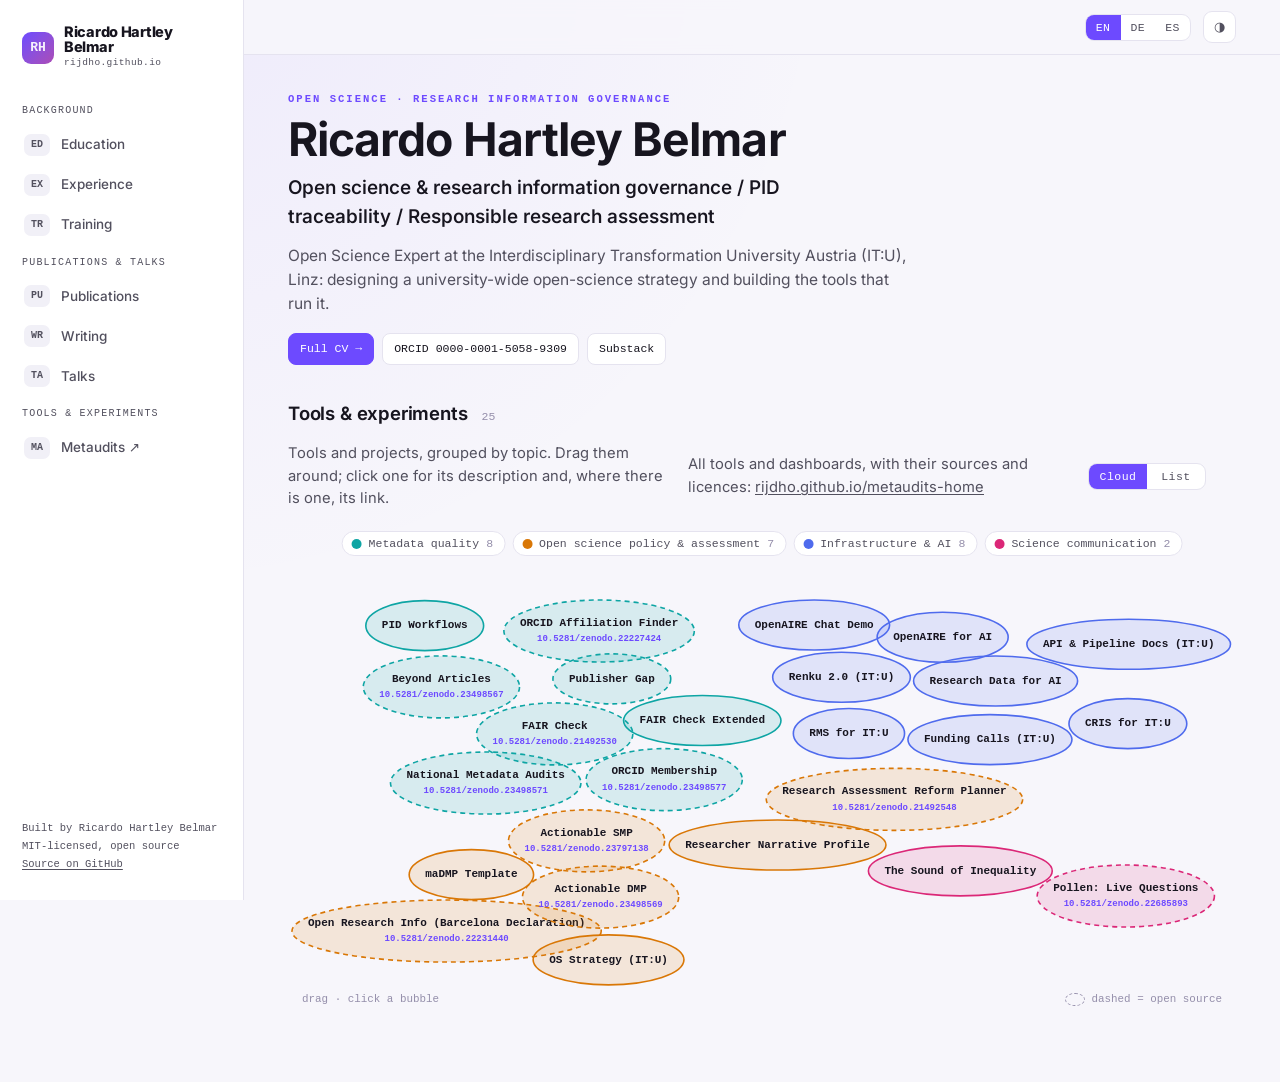
<file: index.html>
<!doctype html>
<meta charset="utf-8">
<!-- Content-Security-Policy: the page loads only its own files. style-src-attr allows inline
style attributes, which the page writes as it renders (topic colours, the cloud legend);
removing it would mean one class per colour. Clickjacking stays uncovered: frame-ancestors
works only as a response header, and GitHub Pages sends none. -->
<meta http-equiv="Content-Security-Policy" content="default-src 'none'; script-src 'self'; style-src 'self'; style-src-attr 'unsafe-inline'; font-src 'self'; img-src 'self' data:; connect-src 'self'; object-src 'none'; base-uri 'none'; form-action 'none'">
<meta name="referrer" content="strict-origin-when-cross-origin">
<title>Ricardo Hartley Belmar</title>
<!-- social:start -->
<!-- Generated by build_cv.py from data/cv.json. Do not edit by hand. -->
<meta name="description" content="Open Science Expert at the Interdisciplinary Transformation University Austria (IT:U), Linz: designing a university-wide open-science strategy and building the tools that run it.">
<meta property="og:type" content="website">
<meta property="og:site_name" content="Ricardo Hartley Belmar">
<meta property="og:title" content="Ricardo Hartley Belmar">
<meta property="og:description" content="Open Science Expert at the Interdisciplinary Transformation University Austria (IT:U), Linz: designing a university-wide open-science strategy and building the tools that run it.">
<meta property="og:url" content="https://rijdho.github.io/">
<meta property="og:image" content="https://rijdho.github.io/docs/hub-cloud.png">
<meta property="og:image:width" content="1736">
<meta property="og:image:height" content="1000">
<meta property="og:image:alt" content="The tool cloud on the hub: ovals grouped into four colour-coded topics, one per tool.">
<meta name="twitter:card" content="summary_large_image">
<!-- social:end -->
<!-- The family shell (a synced copy of the house style: scripts/sync-house.mjs), then this page's own styles. -->
<link rel="stylesheet" href="./house/house.css?v=1">
<link rel="stylesheet" href="./hub.css?v=6">

<div class="app" id="app">
  <aside class="rail">
    <div class="brand-mark">
      <a class="brand-glyph" href="./" style="--glyph:'RH'" tabindex="-1" aria-hidden="true"></a>
      <div>
        <p class="brand-name"><a href="./" data-p="name">Ricardo Hartley Belmar</a></p>
        <a class="brand-sub" href="https://rijdho.github.io">rijdho.github.io</a>
      </div>
    </div>
    <!-- Built by renderNav() from TAB_GROUPS, then the tools: one entry per section. -->
    <nav id="railnav" aria-label="Sections"></nav>
    <!-- The credits stand here only (house-style README, "The house credits"). -->
    <div class="rail-foot">
      <span data-t="by"></span> <span data-p="name"></span><br>
      <span data-t="lic"></span><br>
      <a href="https://github.com/rijdho/rijdho.github.io" data-t="src"></a>
    </div>
  </aside>
  <button class="rail-backdrop" id="rail_backdrop" aria-label="Close menu" tabindex="-1"></button>

  <div class="main-col">
    <header class="cmdbar">
      <button class="menu-btn" id="menu" aria-label="Menu"><svg viewBox="0 0 24 24" stroke-linecap="round" aria-hidden="true"><path d="M3 6h18M3 12h18M3 18h18"/></svg></button>
      <!-- No title here: the section names itself in its own heading, right below. -->
      <span class="cmd-spacer"></span>
      <div class="seg" role="group" aria-label="Language">
        <button data-lang="en" aria-pressed="true">EN</button>
        <button data-lang="de" aria-pressed="false">DE</button>
        <button data-lang="es" aria-pressed="false">ES</button>
      </div>
      <button class="icbtn" id="theme" aria-label="Toggle theme">◑</button>
    </header>

    <main class="content"><div class="content-inner">
      <!-- The hero is the landing: it shows only while no section is chosen (no hash); the
           brand block in the rail leads back to it. -->
  <section class="hero" id="hero">
    <div class="eyebrow" data-p="kicker"></div>
    <!-- the name stays literal as well as data-p: it is the one line worth having in the
         raw HTML for anything that does not run the fetch. render() overwrites it. -->
    <h1 data-p="name">Ricardo Hartley Belmar</h1>
    <p class="tag" data-p="tagline"></p>
    <p class="sum" data-p="headline"></p>
    <div class="hlinks">
      <a class="chip primary" href="./cv.html" data-t="cv"></a>
      <!-- href and id are filled from cv.json by render(); the literals are the fallback
           for anything that reads the HTML without running the fetch. -->
      <a class="chip" id="orcid_chip" href="https://orcid.org/0000-0001-5058-9309">ORCID 0000-0001-5058-9309</a>
      <a class="chip" id="substack_chip" href="https://rijdho.substack.com">Substack</a>
    </div>
  </section>


      <section id="view_list">
        <div class="shead"><h2 id="view_h"></h2><span class="count" id="view_c"></span></div>
        <div class="tabpanel" id="tabpanel_main" tabindex="0"></div>
      </section>

  <section id="view_tools" hidden>
    <div class="shead">
      <h2 data-t="apps_h"></h2><span class="count" id="apps_c"></span>
    </div>
    <div class="subrow">
      <p class="lead" data-t="apps_lead"></p>
      <p class="lead tools-index"><span data-p="toolsIndexLabel"></span> <a id="tools_index" href="https://rijdho.github.io/metaudits-home/">rijdho.github.io/metaudits-home</a></p>
      <div class="seg viewseg" role="group" aria-label="View">
        <button data-view="cloud" data-t="cloud" aria-pressed="true"></button>
        <button data-view="list" data-t="list" aria-pressed="false"></button>
      </div>
    </div>
    <div class="stage" id="stage">
      <canvas id="cloud" aria-label="Interactive cloud of tools grouped by topic"></canvas>
      <div class="legend" id="legend"></div>
      <div class="hint" data-t="hint"></div>
      <div class="omark" data-t="openmark"></div>
      <div class="tip" id="tip"></div>
      <aside class="panel" id="panel" aria-live="polite"></aside>
    </div>
    <div class="listwrap" id="listwrap"></div>
  </section>


    </div></main>

  </div>
</div>

<script src="./hub.js?v=19"></script>
</file>
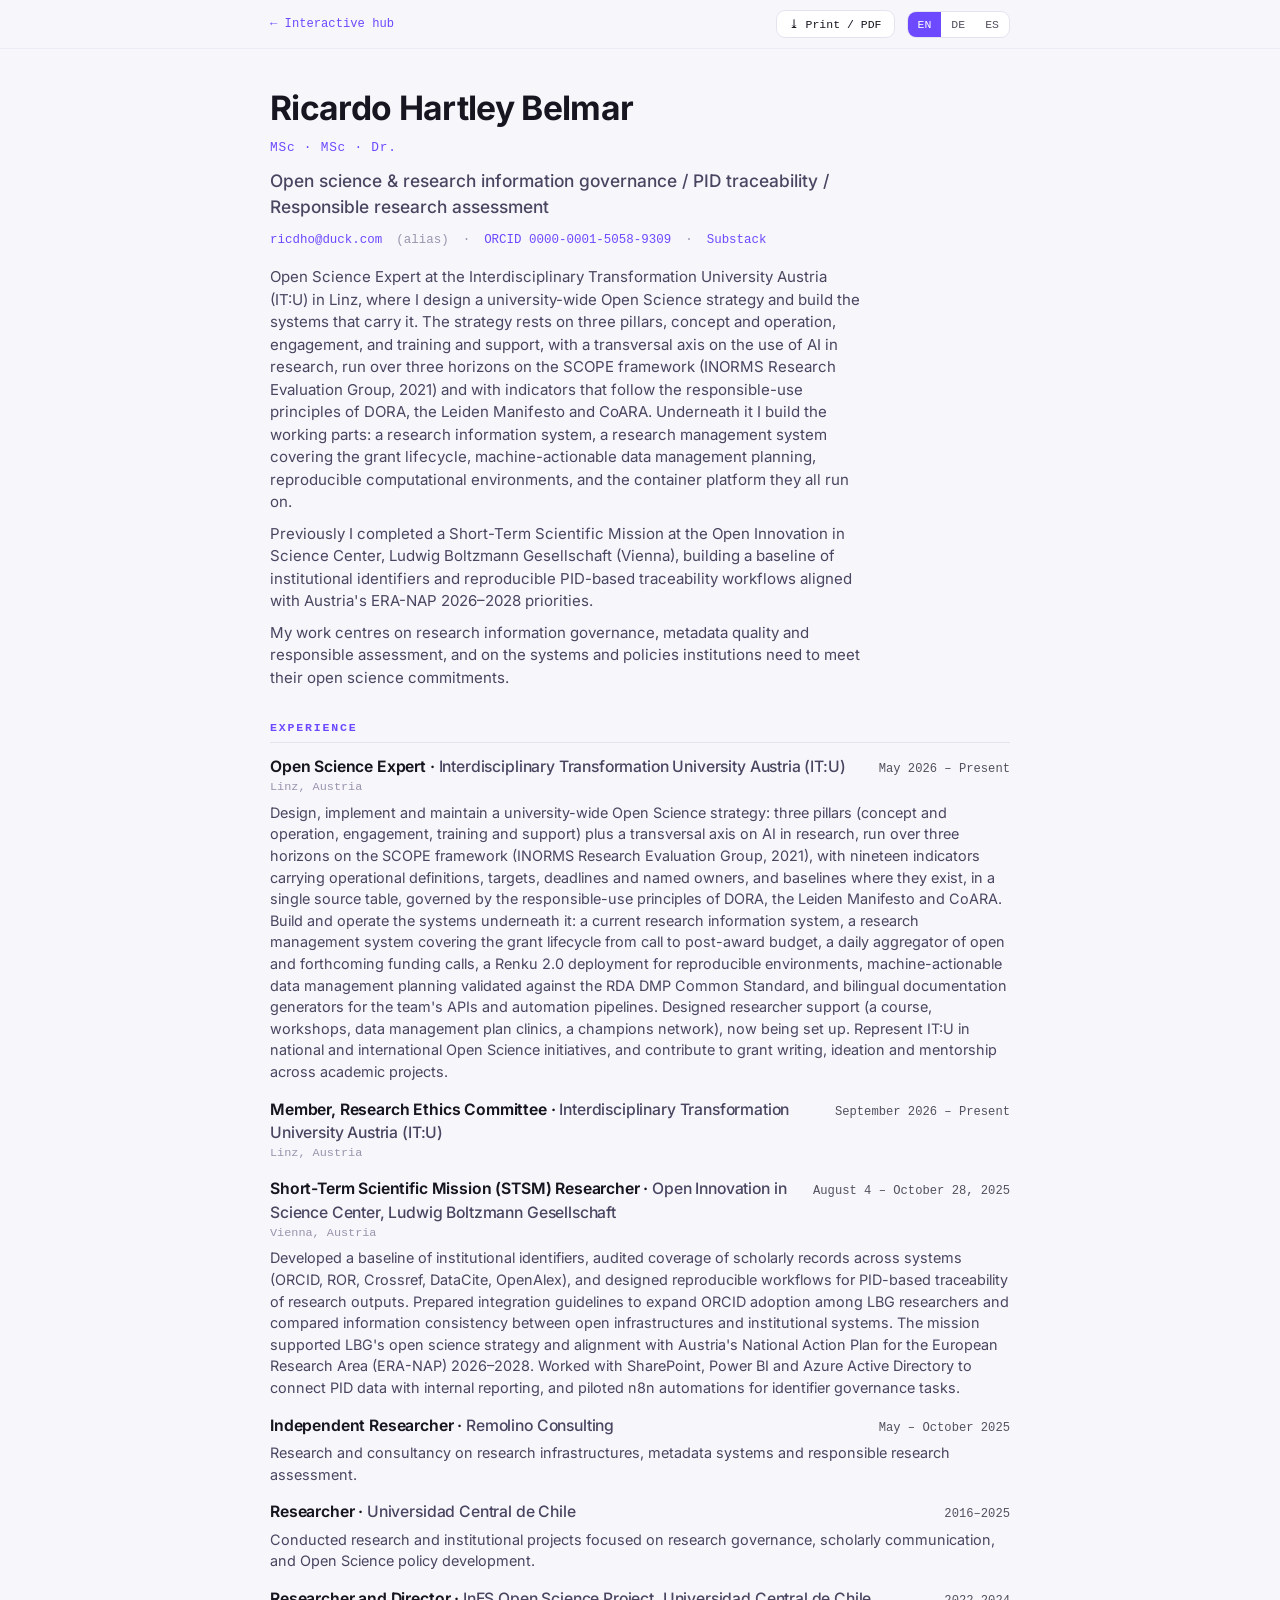
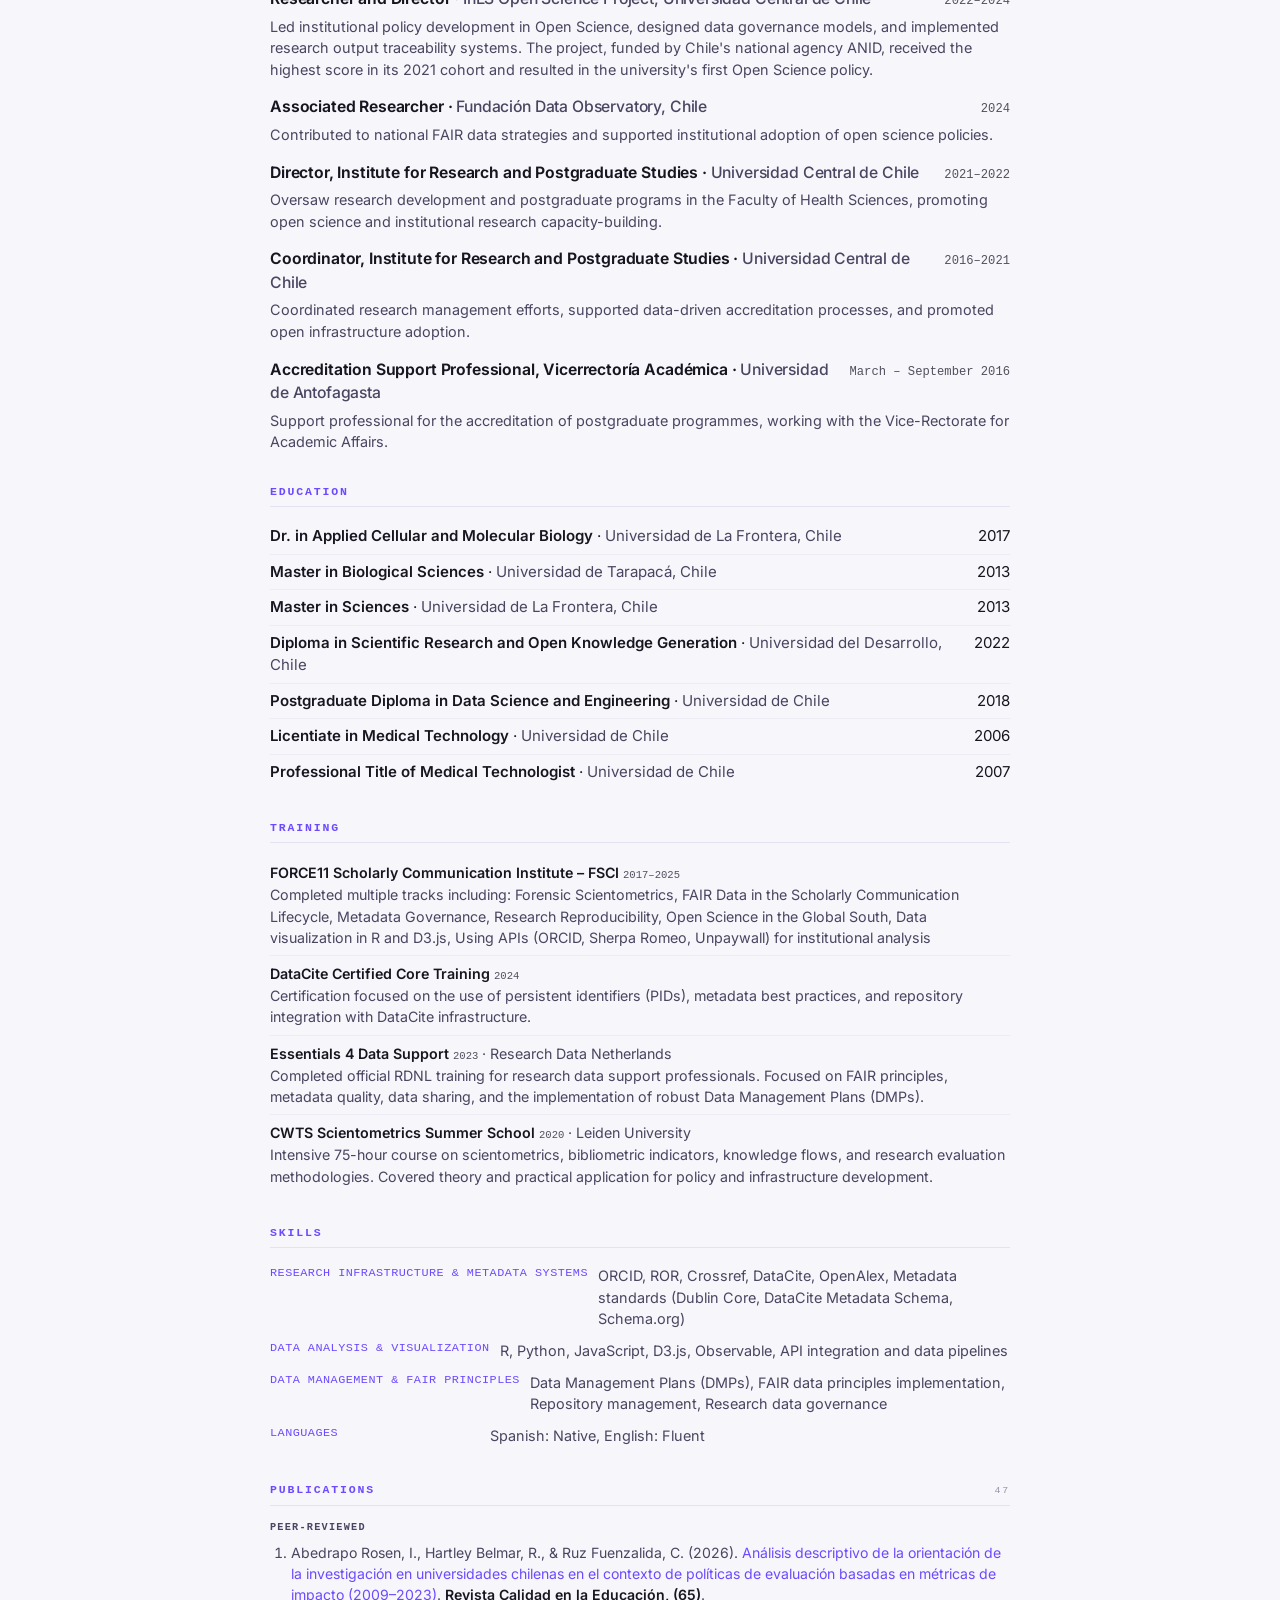
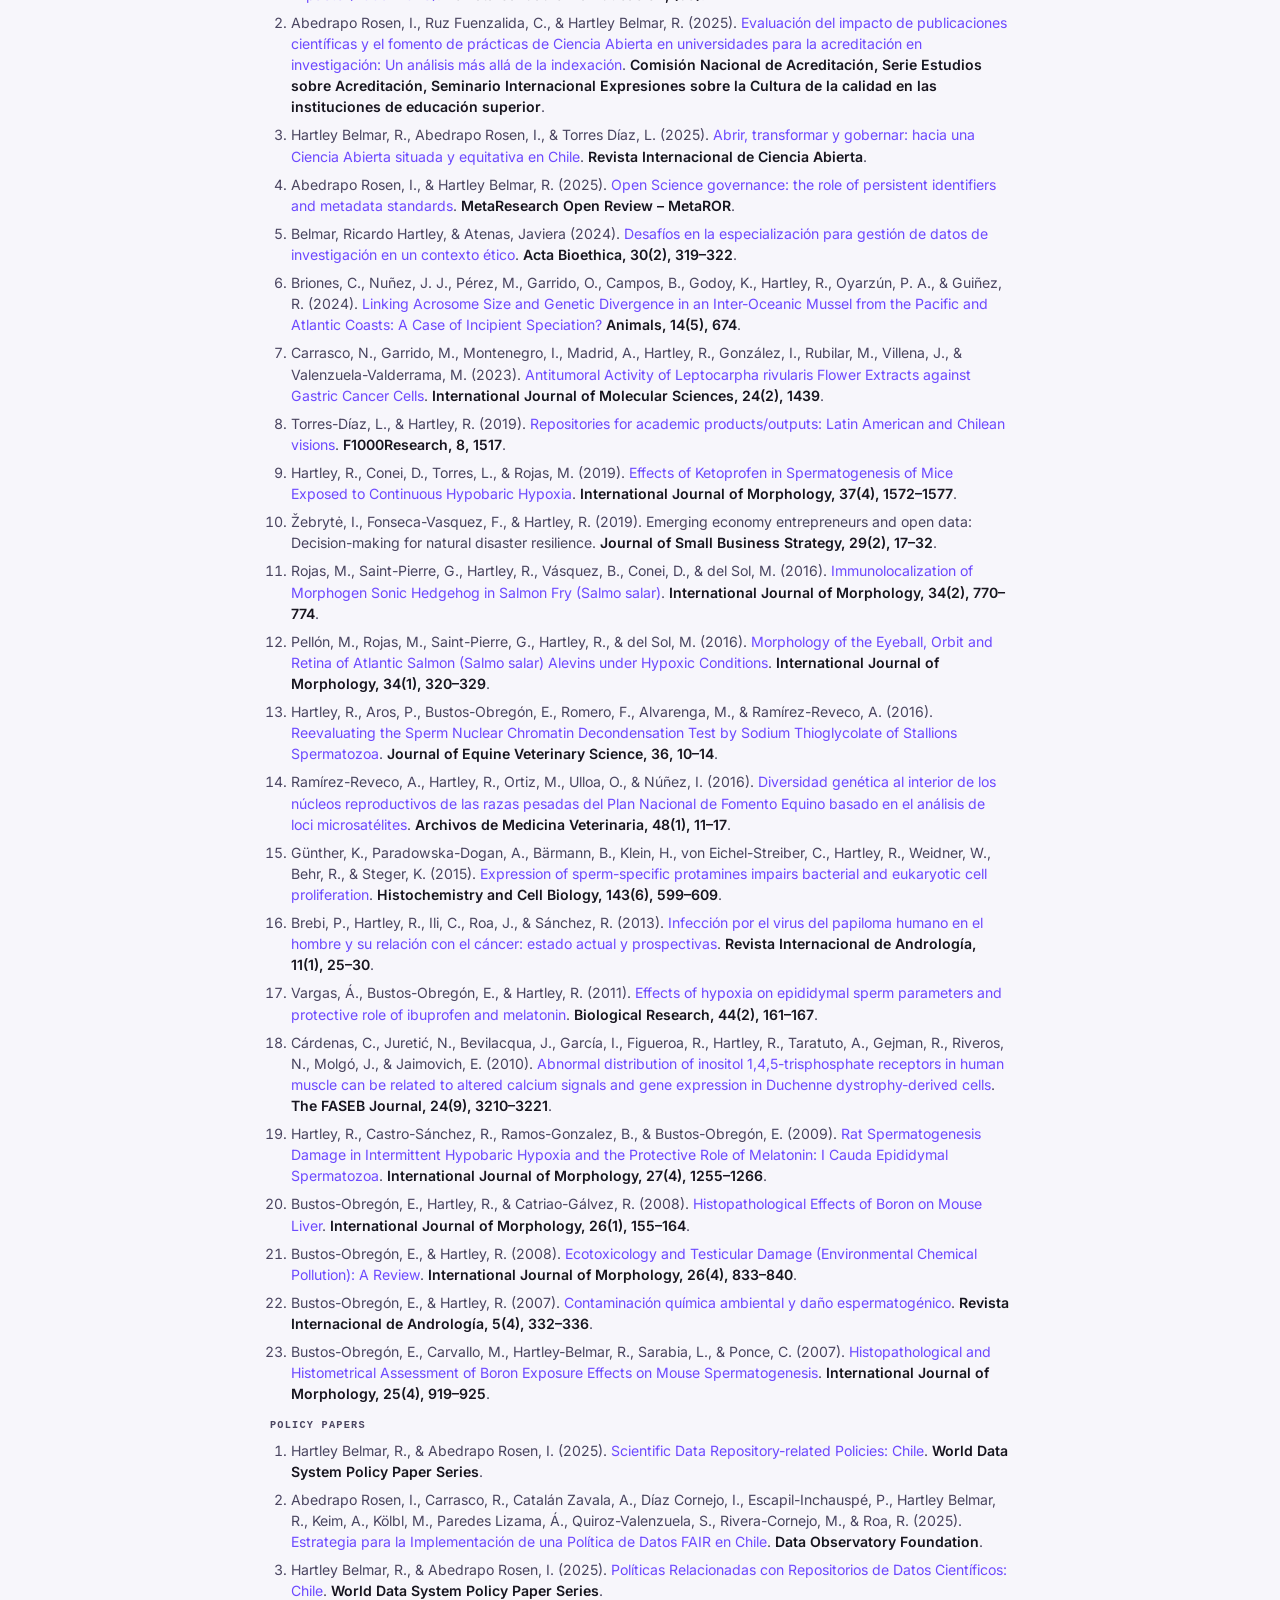
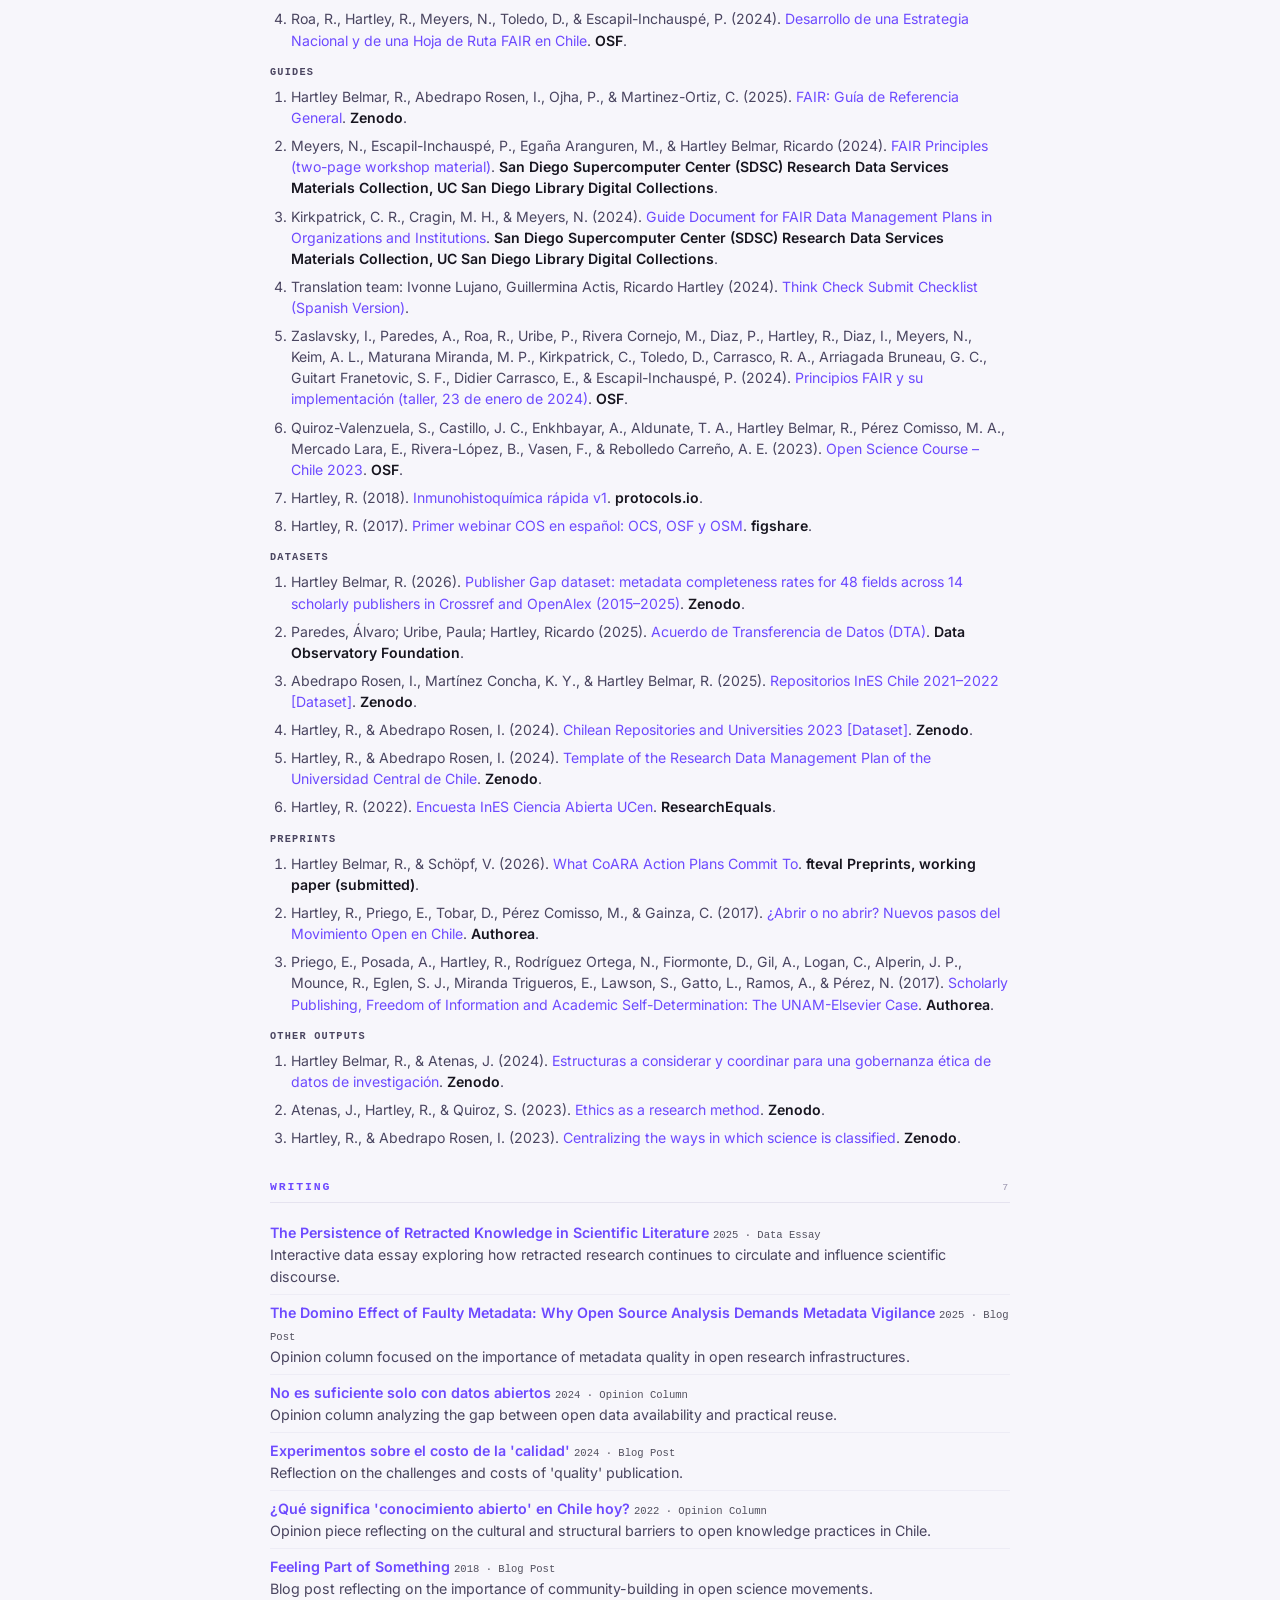
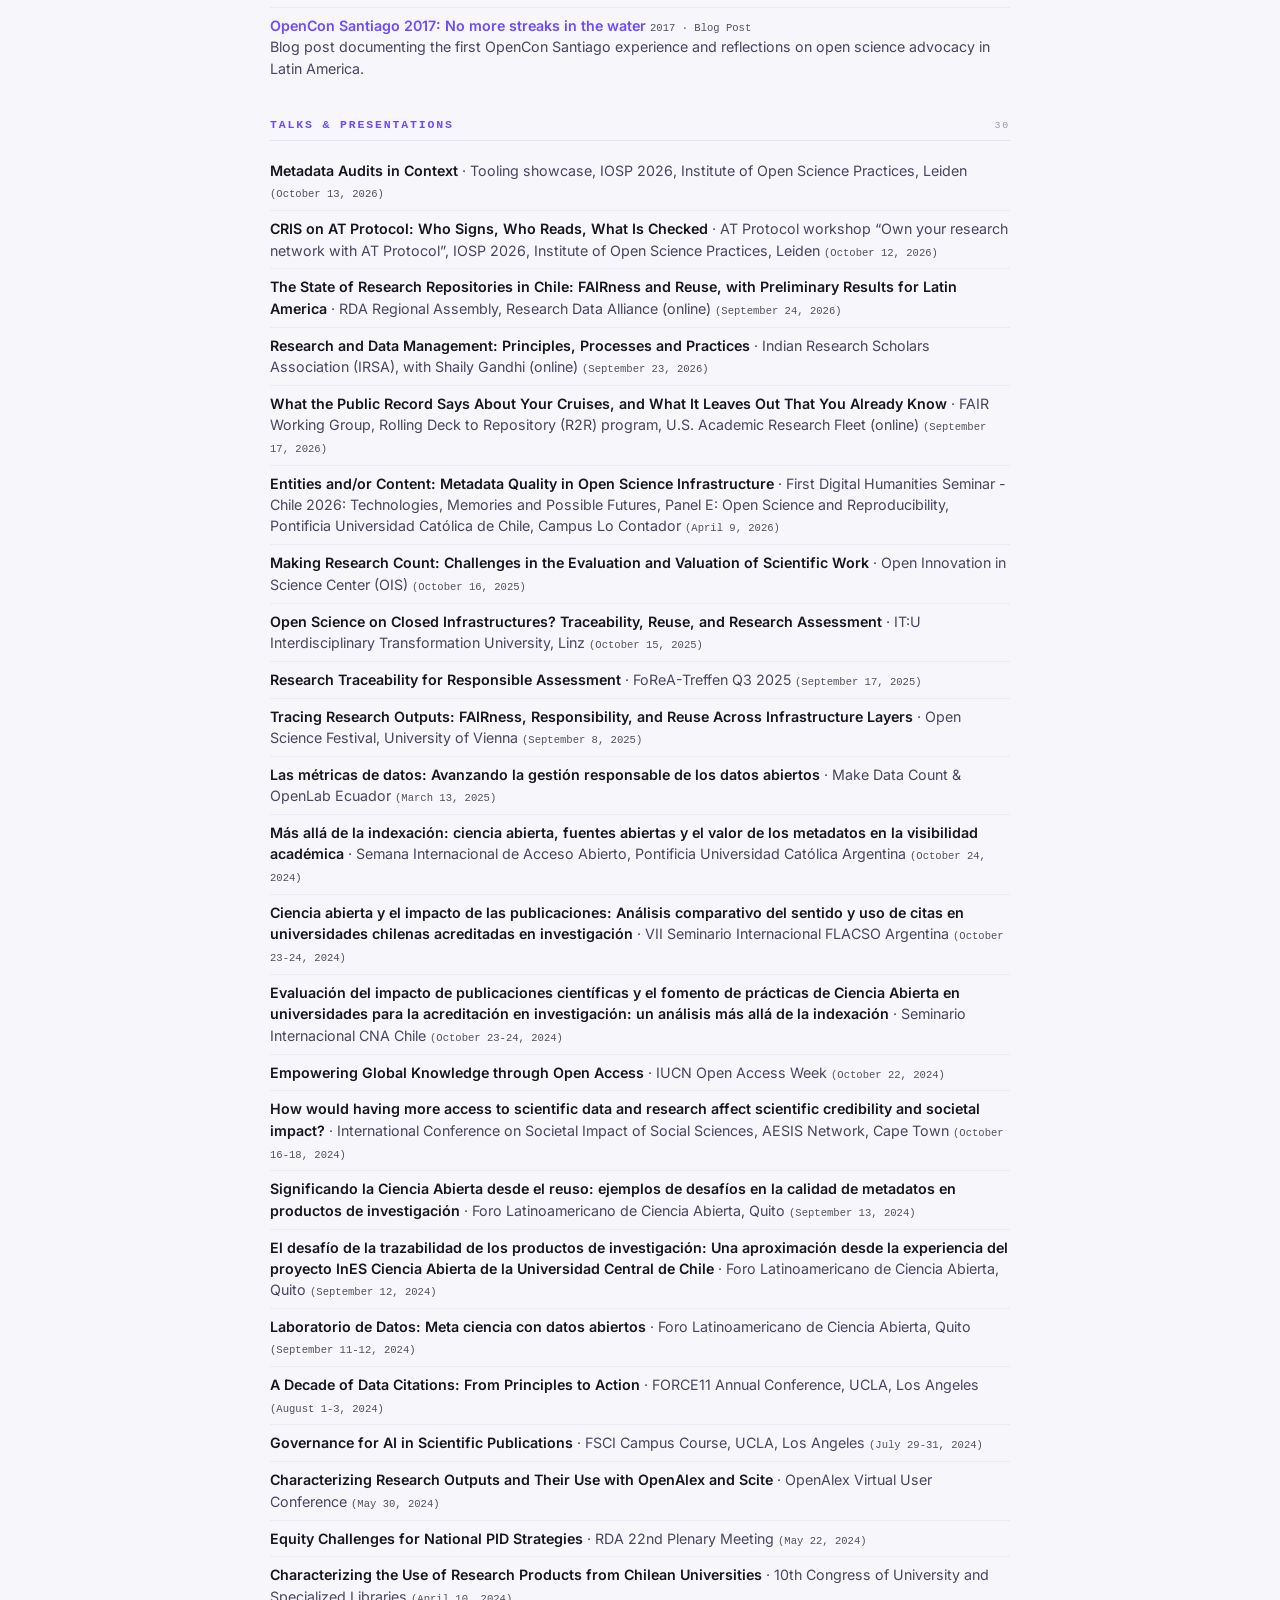
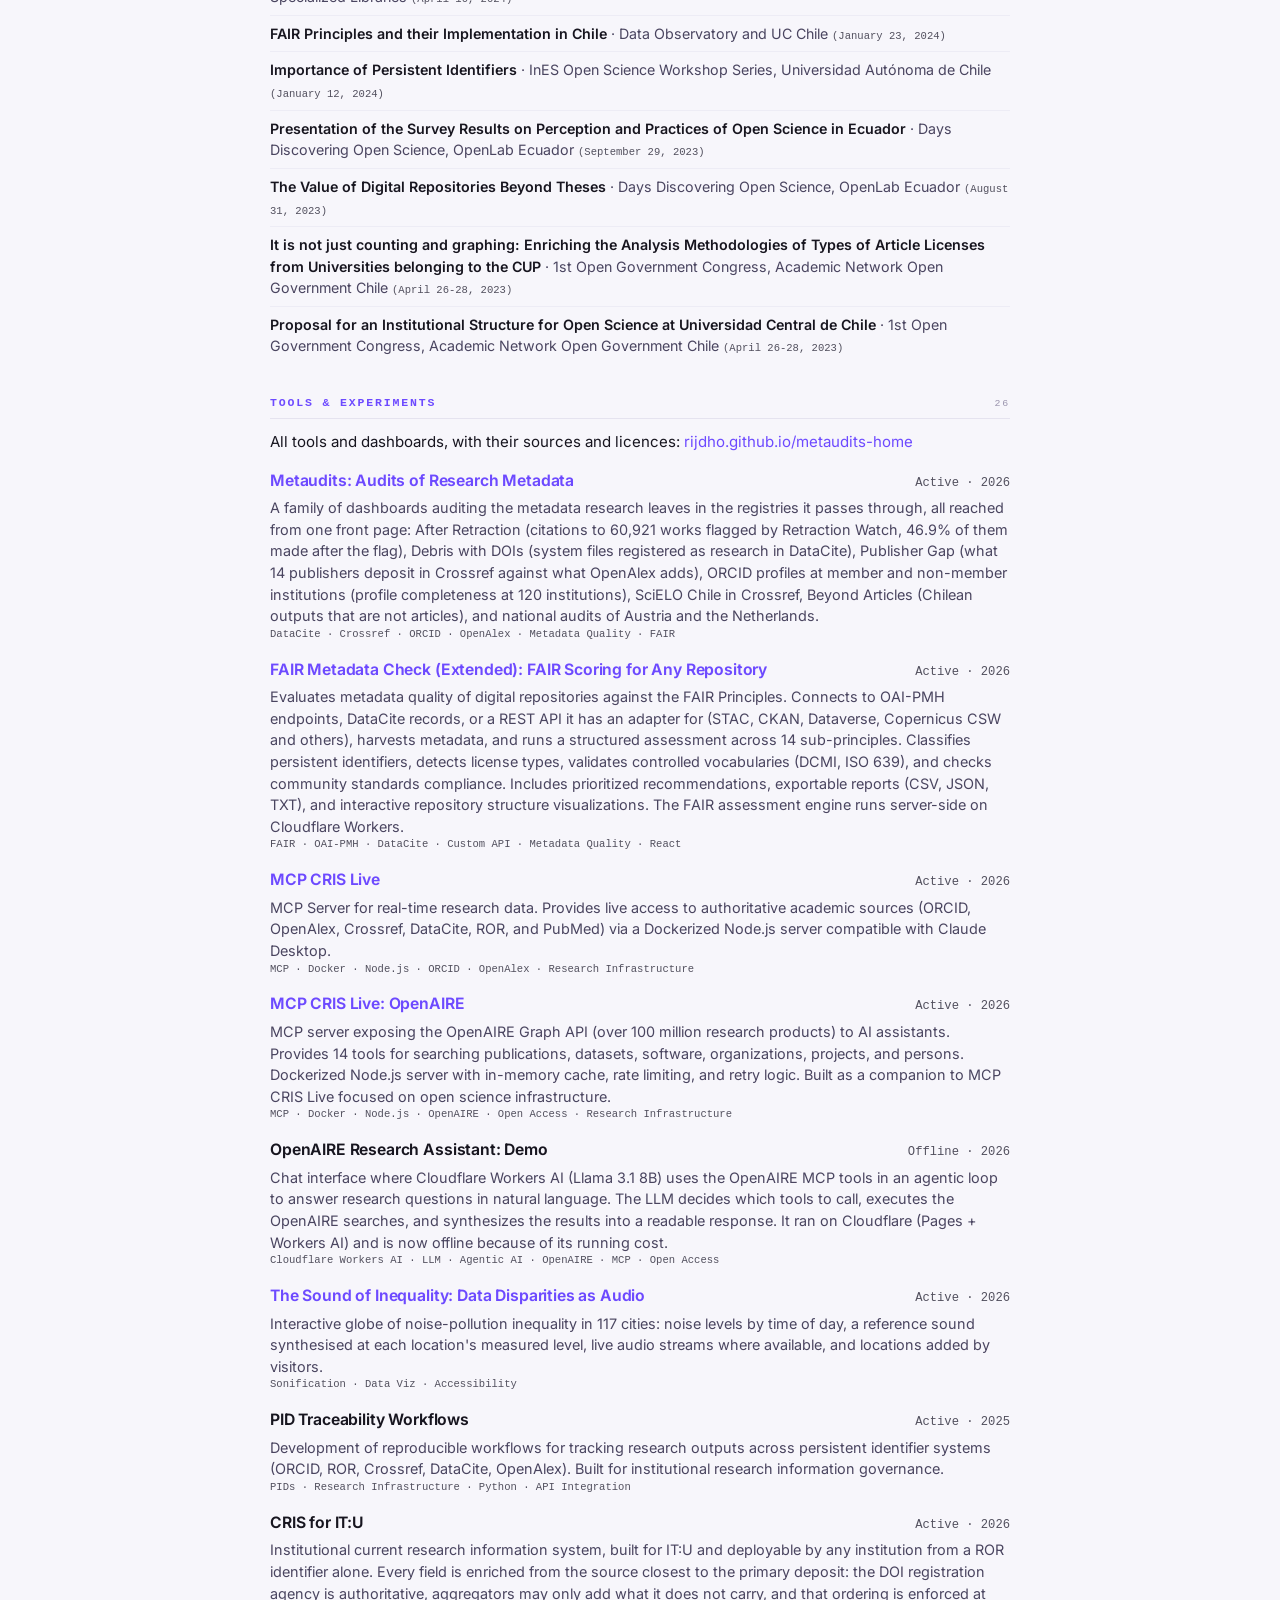
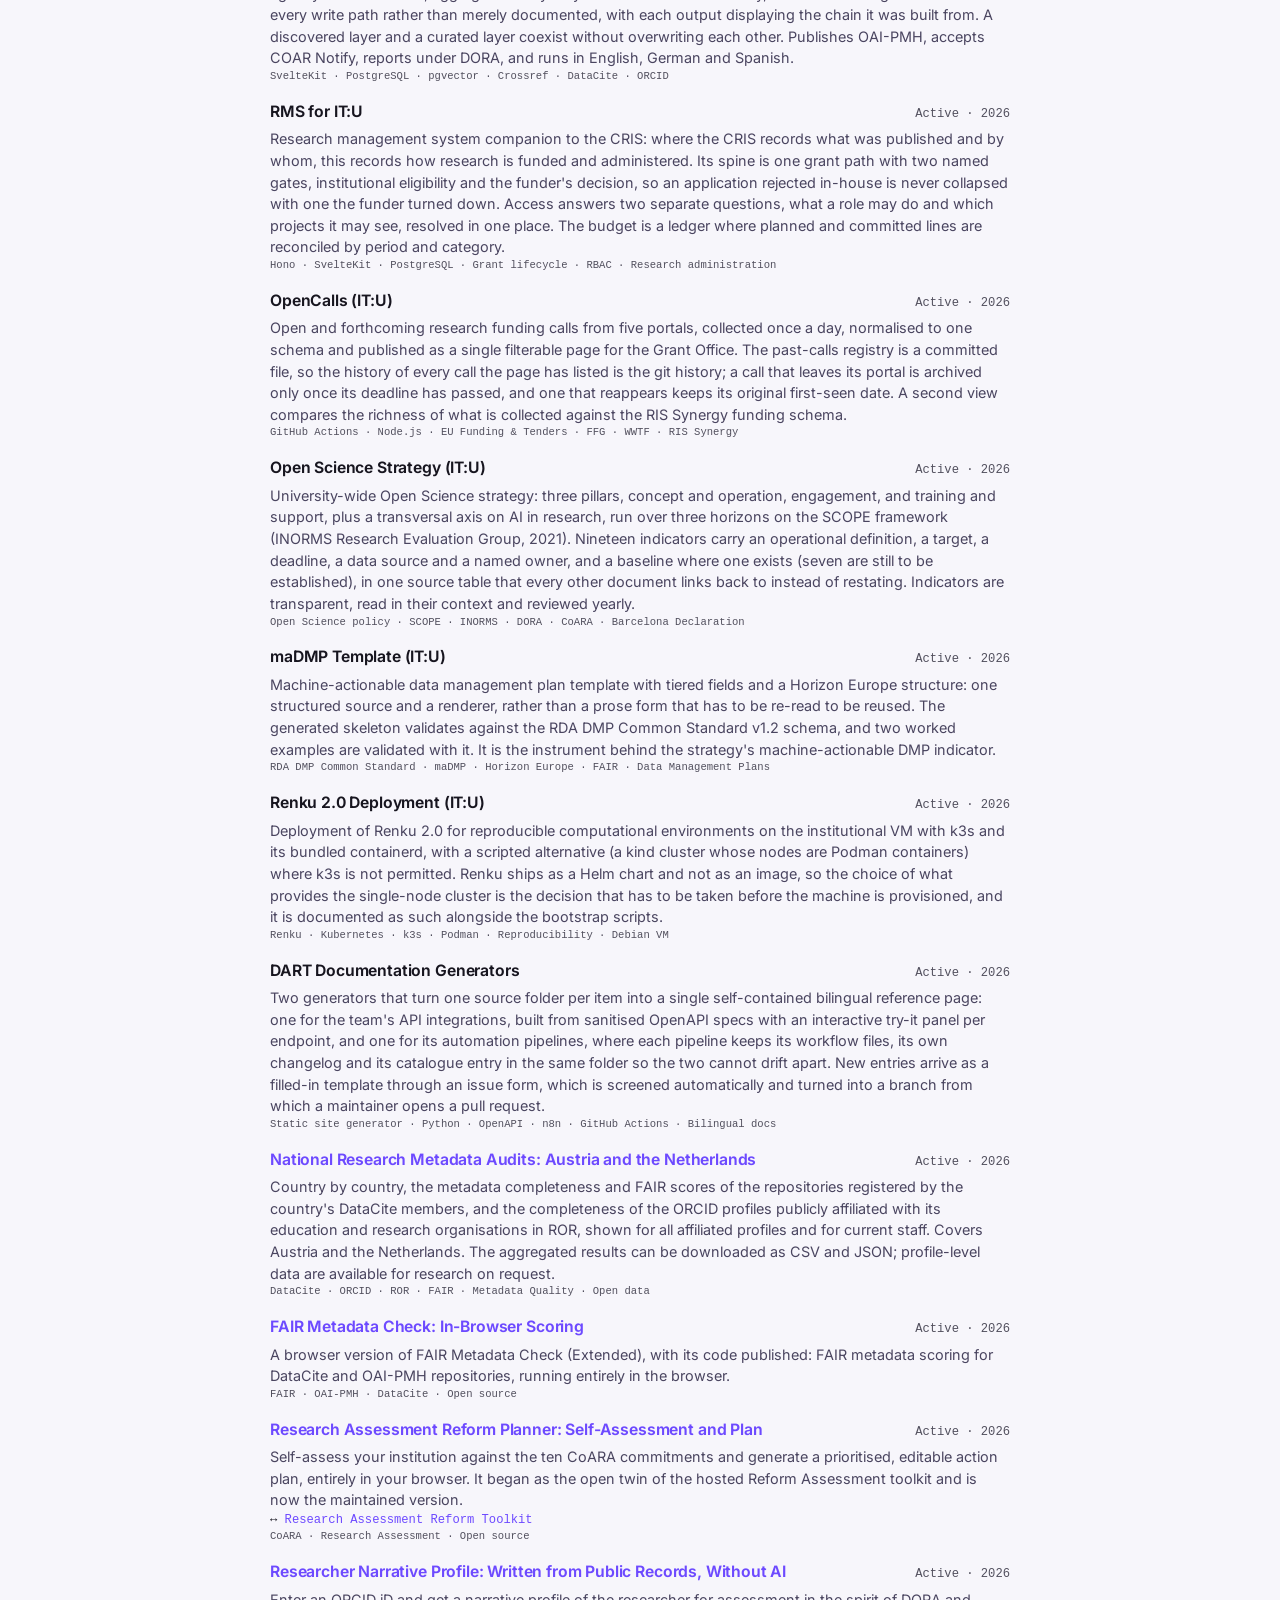
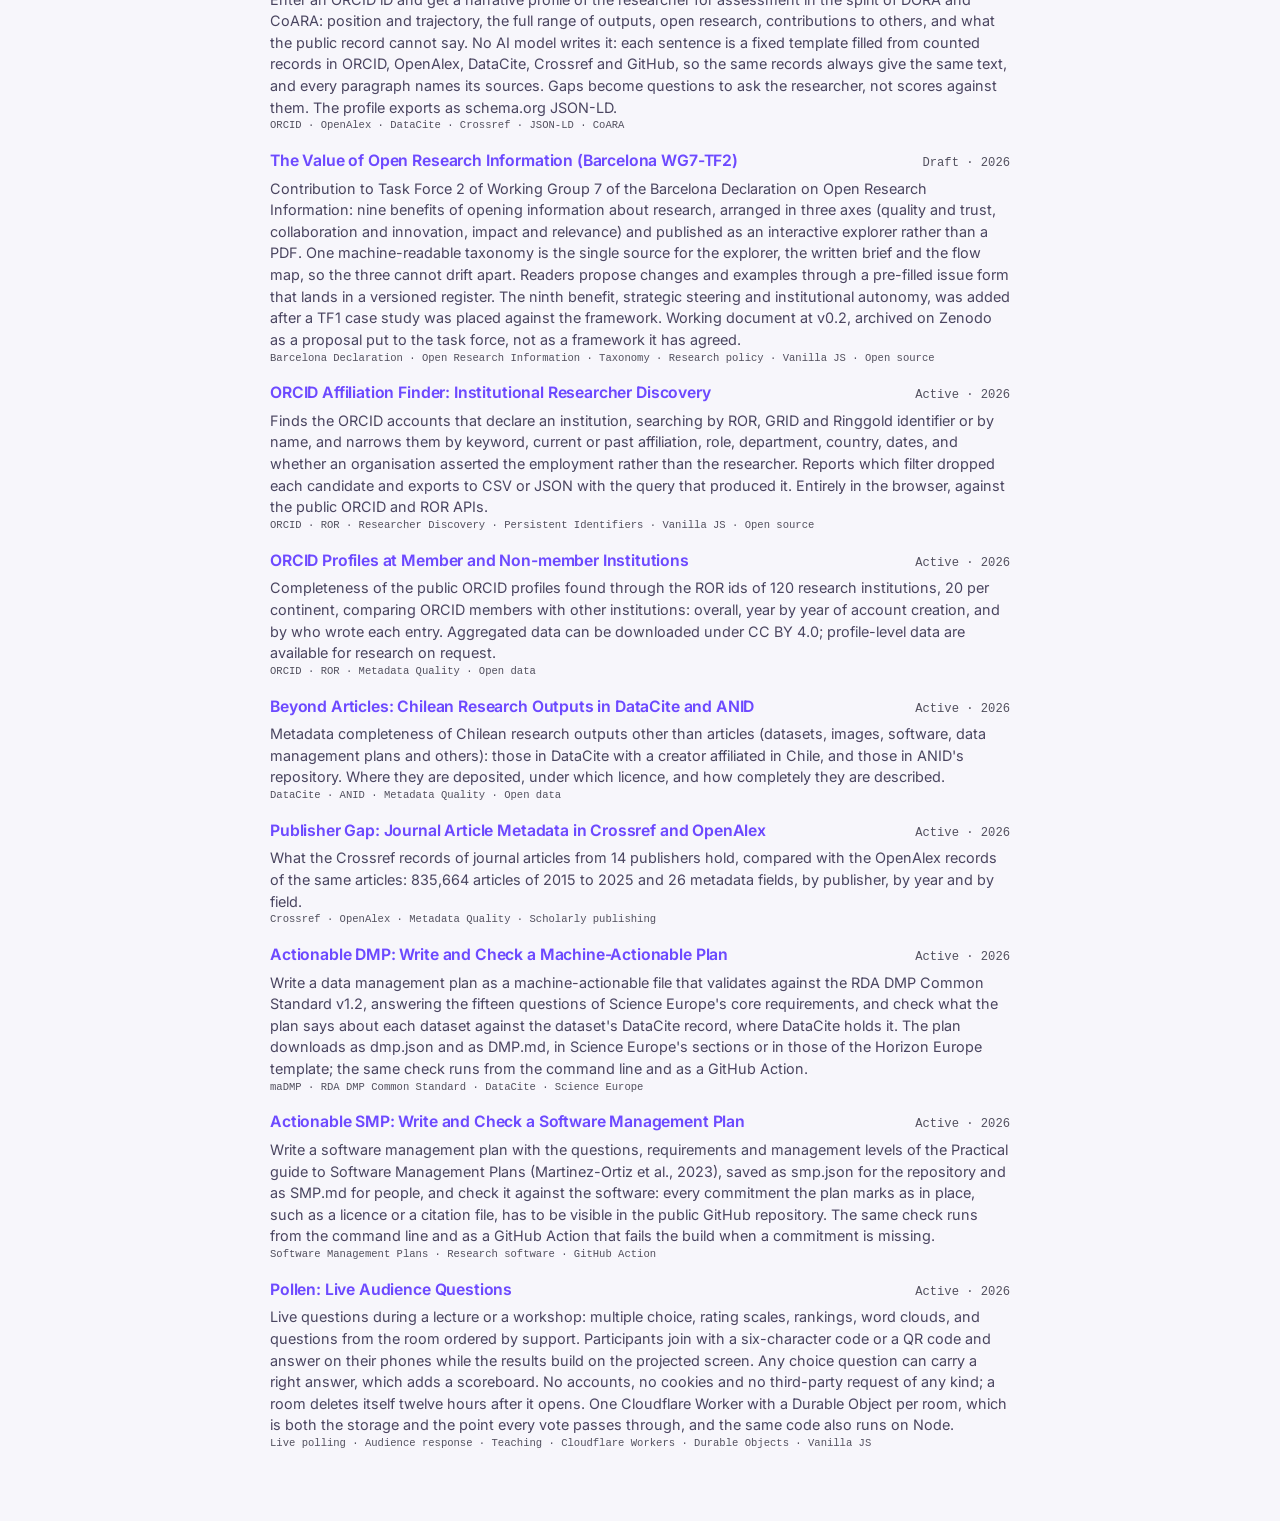
<file: cv.html>
<!doctype html>
<meta charset="utf-8">
<!-- Content-Security-Policy: the page loads only its own files. style-src-attr allows inline
style attributes, which the page writes as it renders (topic colours, the cloud legend);
removing it would mean one class per colour. Clickjacking stays uncovered: frame-ancestors
works only as a response header, and GitHub Pages sends none. -->
<meta http-equiv="Content-Security-Policy" content="default-src 'none'; script-src 'self'; style-src 'self'; style-src-attr 'unsafe-inline'; font-src 'self'; img-src 'self' data:; connect-src 'self'; object-src 'none'; base-uri 'none'; form-action 'none'">
<meta name="referrer" content="strict-origin-when-cross-origin">
<title>Ricardo Hartley Belmar: Curriculum Vitae</title>
<!-- social:start -->
<!-- Generated by build_cv.py from data/cv.json. Do not edit by hand. -->
<meta name="description" content="Open Science Expert at the Interdisciplinary Transformation University Austria (IT:U), Linz: designing a university-wide open-science strategy and building the tools that run it.">
<meta property="og:type" content="website">
<meta property="og:site_name" content="Ricardo Hartley Belmar">
<meta property="og:title" content="Ricardo Hartley Belmar: Curriculum Vitae">
<meta property="og:description" content="Open Science Expert at the Interdisciplinary Transformation University Austria (IT:U), Linz: designing a university-wide open-science strategy and building the tools that run it.">
<meta property="og:url" content="https://rijdho.github.io/cv.html">
<meta property="og:image" content="https://rijdho.github.io/docs/hub-cloud.png">
<meta property="og:image:width" content="1736">
<meta property="og:image:height" content="1000">
<meta property="og:image:alt" content="The tool cloud on the hub: ovals grouped into four colour-coded topics, one per tool.">
<meta name="twitter:card" content="summary_large_image">
<!-- social:end -->
<link rel="stylesheet" href="./cv.css?v=2">

<div class="controls"><div class="in">
  <a class="back" href="./" data-t="back"></a>
  <span class="spacer"></span>
  <button class="btn" id="print" data-t="print"></button>
  <div class="seg" role="group" aria-label="Language">
    <button data-lang="en" aria-pressed="true">EN</button>
    <button data-lang="de" aria-pressed="false">DE</button>
    <button data-lang="es" aria-pressed="false">ES</button>
  </div>
</div></div>

<main>
  <header class="cv">
    <h1>Ricardo Hartley Belmar</h1>
    <div class="degrees" id="degrees"></div>
    <p class="tagline" id="tagline"></p>
    <div class="contact" id="contact"></div>
    <div class="summary" id="summary"></div>
  </header>
  <div id="body"></div>
</main>

<script src="./cv.js?v=4"></script>
</file>
<file: house/house.css>
/* house-style 1.0.4
   The "violet" design language shared by rijdho's public tools (fair-repo-audit, coara-action-planner,
   orcid-finder, chilean-altoutputs), ported from the cris-eilein house style. This file is the ORIGINAL:
   projects keep an exact copy (synced by their `sync-house` script) and a test fails if the copy drifts.
   Edit here, bump the version, sync into each project, redeploy it.

   Layers, top to bottom:
     1. fonts          self-hosted Inter Variable (./fonts): never a font CDN
     2. tokens         palette (light, dark, and the OS preference before JS runs)
     3. interface      stable names components and charts read (--bg, --text, --accent...)
     4. base           body, headings, links, focus, scrollbars
     5. shell          rail + command bar + content, with a drawer below 880px
     6. components     eyebrow, lede, card, buttons, language switch, site footer
   Data colours (the FAIR categorical and level palettes) live in the tokens, kept apart from the
   chrome and validated for colour-vision deficiency against each mode's card surface. */

/* ── 1. Fonts ─────────────────────────────────────────────────────────────── */
@font-face {
  font-family: "Inter Variable"; font-style: normal; font-display: swap; font-weight: 100 900;
  src: url("./fonts/inter-latin-wght-normal.woff2") format("woff2-variations");
  unicode-range: U+0000-00FF, U+0131, U+0152-0153, U+02BB-02BC, U+02C6, U+02DA, U+02DC, U+0304, U+0308, U+0329, U+2000-206F, U+2074, U+20AC, U+2122, U+2191, U+2193, U+2212, U+2215, U+FEFF, U+FFFD;
}
@font-face {
  font-family: "Inter Variable"; font-style: normal; font-display: swap; font-weight: 100 900;
  src: url("./fonts/inter-latin-ext-wght-normal.woff2") format("woff2-variations");
  unicode-range: U+0100-02BA, U+02BD-02C5, U+02C7-02CC, U+02CE-02D7, U+02DD-02FF, U+0304, U+0308, U+0329, U+1D00-1DBF, U+1E00-1E9F, U+1EF2-1EFF, U+2020, U+20A0-20AB, U+20AD-20C0, U+2113, U+2C60-2C7F, U+A720-A7FF;
}

/* ── 2. Tokens ────────────────────────────────────────────────────────────── */
:root {
  --paper: #f7f6fb;
  --surface: #ffffff;
  --surface-2: #f1f0f7;
  --surface-3: #eae8f3;
  --ink: #17151f;
  --ink-2: #52505e;
  --hairline: #e5e3ef;
  --hair: #edecf5;
  --brand: #6d4aff;
  --brand-soft: #eeebff;
  --accent-ink: #ffffff;
  --shadow: 0 1px 2px rgba(23, 21, 31, 0.06), 0 8px 24px rgba(23, 21, 31, 0.05);
  --r: 14px;
  --r-sm: 9px;
  --disp: "Inter Variable", "Inter", "Helvetica Neue", Helvetica, Arial, system-ui, sans-serif;
  --body-f: "Inter Variable", "Inter", system-ui, -apple-system, "Segoe UI", Roboto, sans-serif;
  --mono: ui-monospace, "SF Mono", "JetBrains Mono", Menlo, Consolas, monospace;

  /* data palette: FAIR categorical + levels */
  --f-F: #2f7bd0; --f-A: #b56c1f; --f-I: #1f9670; --f-R: #b3559a;
  --lvl-hi: #1f9670; --lvl-mid: #c08519; --lvl-lo: #c0463d;
  --lvl-hi-ink: #1f9670; --lvl-mid-ink: #c08519; --lvl-lo-ink: #c0463d;
}
:root[data-theme="dark"] {
  --paper: #121118;
  --surface: #1b1a22;
  --surface-2: #232230;
  --surface-3: #2c2a3a;
  --ink: #eceaf3;
  --ink-2: #a9a7b5;
  --hairline: #2c2a38;
  --hair: #262432;
  --brand: #8b7bff;
  --brand-soft: #221f35;
  --accent-ink: #121118;
  --shadow: 0 1px 2px rgba(0, 0, 0, 0.4), 0 10px 30px rgba(0, 0, 0, 0.35);
  --f-F: #3f8fe0; --f-A: #c67d30; --f-I: #2aa87a; --f-R: #c46bad;
  /* fills darkened into the dark lightness band; inks kept lighter for text */
  --lvl-hi: #2aa87a; --lvl-mid: #c08519; --lvl-lo: #bd4740;
  --lvl-hi-ink: #2aa87a; --lvl-mid-ink: #d99a2b; --lvl-lo-ink: #d1544b;
}
/* Before JS stamps data-theme, follow the OS preference. */
@media (prefers-color-scheme: dark) {
  :root:not([data-theme="light"]) {
    --paper: #121118;
    --surface: #1b1a22;
    --surface-2: #232230;
    --surface-3: #2c2a3a;
    --ink: #eceaf3;
    --ink-2: #a9a7b5;
    --hairline: #2c2a38;
    --hair: #262432;
    --brand: #8b7bff;
    --brand-soft: #221f35;
    --accent-ink: #121118;
    --shadow: 0 1px 2px rgba(0, 0, 0, 0.4), 0 10px 30px rgba(0, 0, 0, 0.35);
    --f-F: #3f8fe0; --f-A: #c67d30; --f-I: #2aa87a; --f-R: #c46bad;
    --lvl-hi: #2aa87a; --lvl-mid: #c08519; --lvl-lo: #bd4740;
    --lvl-hi-ink: #2aa87a; --lvl-mid-ink: #d99a2b; --lvl-lo-ink: #d1544b;
  }
}

/* ── 3. Interface (stable names; map a project's own names onto these) ────── */
:root {
  --bg: var(--paper);
  --surface-alt: var(--surface-2);
  --border: var(--hairline);
  --text: var(--ink);
  --muted: var(--ink-2);
  --accent: var(--brand);
  --track: var(--surface-3);
  --sans: var(--body-f);
}

/* ── 4. Base ──────────────────────────────────────────────────────────────── */
* { box-sizing: border-box; }
html { -webkit-text-size-adjust: 100%; }
body { margin: 0; font-family: var(--sans); background: var(--bg); color: var(--text);
  line-height: 1.5; font-size: 15px; -webkit-font-smoothing: antialiased;
  transition: background 0.2s, color 0.2s; }
a { color: var(--accent); text-underline-offset: 2px; }
code { font-family: var(--mono); font-size: .9em; }
.mono { font-family: var(--mono); }
h1, h2, h3 { font-family: var(--disp); font-weight: 800; letter-spacing: -0.02em; text-wrap: balance; }
::selection { background: var(--brand); color: #fff; }
:focus-visible { outline: 2px solid var(--brand); outline-offset: 2px; border-radius: 4px; }
::-webkit-scrollbar { width: 8px; height: 8px; }
::-webkit-scrollbar-thumb { background: var(--surface-3); border-radius: 4px; }
::-webkit-scrollbar-thumb:hover { background: var(--ink-2); }
::-webkit-scrollbar-track { background: transparent; }

/* ── 5. Shell: rail + command bar ─────────────────────────────────────────── */
.app { display: grid; grid-template-columns: 244px 1fr; min-height: 100vh; }

.rail { background: var(--surface); border-right: 1px solid var(--hairline);
  display: flex; flex-direction: column; gap: 2px;
  padding: 18px 14px; position: sticky; top: 0; height: 100vh; }
.brand-mark { display: flex; align-items: center; gap: 10px; padding: 6px 8px 20px; text-decoration: none; }
/* The glyph's letters come from the project: style="--glyph: 'F'" on the element. */
.brand-glyph { width: 32px; height: 32px; border-radius: 9px; flex: none; position: relative;
  background: linear-gradient(135deg, var(--brand), color-mix(in oklab, var(--brand), #db2777 55%)); }
.brand-glyph::after { content: var(--glyph, ""); position: absolute; inset: 0; display: grid; place-items: center;
  font-family: var(--mono); font-size: 13px; font-weight: 700; color: rgba(255, 255, 255, 0.92); }
.brand-name { font-family: var(--disp); font-weight: 800; letter-spacing: -0.02em; font-size: 14.5px;
  line-height: 1.05; color: var(--ink); margin: 0; }
.brand-sub { font-family: var(--mono); font-size: 9.5px; color: var(--ink-2); letter-spacing: .04em; margin-top: 2px; }
/* The site line under the name links to rijdho.github.io in every tool (1.0.2). */
a.brand-sub { display: block; text-decoration: none; }
a.brand-sub:hover { color: var(--brand); text-decoration: underline; }
/* The icon and the name link to the tool's own start page (1.0.3). */
a.brand-glyph { display: block; }
.brand-name a { color: inherit; text-decoration: none; }
.brand-name a:hover { color: var(--brand); }
/* The family line under the site line: "Part of Metaudits" (1.0.4). */
.brand-family { font-family: var(--mono); font-size: 9.5px; color: var(--ink-2); letter-spacing: .04em; margin: 2px 0 0; }
.brand-family a { color: inherit; text-decoration: none; }
.brand-family a:hover { color: var(--brand); text-decoration: underline; }

.nav-label { font-family: var(--mono); font-size: 10px; letter-spacing: .12em; text-transform: uppercase;
  color: var(--ink-2); padding: 10px 8px 6px; }
.nav-item { display: flex; align-items: center; gap: 11px; padding: 9px 10px; border-radius: var(--r-sm);
  color: var(--ink-2); border: none; background: none; width: 100%; text-align: left; cursor: pointer;
  font-family: var(--body-f); font-size: 13.5px; font-weight: 500; text-decoration: none; }
.nav-item:hover { background: var(--surface-2); color: var(--ink); }
.nav-item.active { background: var(--brand-soft); color: var(--brand); font-weight: 600; }
.nav-step { width: 26px; height: 22px; border-radius: 7px; flex: none; display: grid; place-items: center;
  font-family: var(--mono); font-size: 10px; font-weight: 600;
  background: var(--surface-2); color: var(--ink-2); }
.nav-item.active .nav-step { background: var(--brand); color: #fff; }
.rail-foot { margin-top: auto; font-family: var(--mono); font-size: 10.5px; color: var(--ink-2);
  padding: 8px; line-height: 1.7; }
.rail-foot a { color: var(--ink-2); }
.rail-foot a:hover { color: var(--brand); }

.main-col { min-width: 0; display: flex; flex-direction: column; }
/* Content column anchored to the rail: one shared left gutter with the command bar. */
.content { padding: 28px 44px 40px; flex: 1; }
.content-inner { max-width: 980px; margin: 0; }

.cmdbar { position: sticky; top: 0; z-index: 30; display: flex; align-items: center; gap: 12px;
  padding: 11px 44px; background: color-mix(in oklab, var(--paper), transparent 8%);
  backdrop-filter: saturate(1.4) blur(10px); border-bottom: 1px solid var(--hairline); }
.cmd-title { font-family: var(--disp); font-weight: 700; font-size: 14px; letter-spacing: -0.01em; color: var(--ink); }
.cmd-spacer { flex: 1; }

.menu-btn { display: none; align-items: center; justify-content: center; width: 36px; height: 36px; flex: none;
  border: 1px solid var(--hairline); border-radius: var(--r-sm); background: var(--surface); color: var(--ink); cursor: pointer; }
.menu-btn svg { width: 17px; height: 17px; stroke: currentColor; fill: none; stroke-width: 1.8; }
.rail-backdrop { display: none; }

@media (max-width: 880px) {
  .app { grid-template-columns: 1fr; }
  .rail { position: fixed; top: 0; left: -280px; width: 260px; height: 100vh; overflow-y: auto; z-index: 60; transition: left 0.2s ease; }
  .app.rail-open .rail { left: 0; box-shadow: 0 0 40px rgba(0, 0, 0, 0.25); }
  .app.rail-open .rail-backdrop { display: block; position: fixed; inset: 0; z-index: 55; border: none; background: rgba(0, 0, 0, 0.35); }
  .menu-btn { display: inline-flex; }
  .content { padding: 20px 16px 32px; }
  .cmdbar { padding: 11px 14px; }
  .site-foot { padding: 18px 16px 28px; }
}
/* Phones: the command bar keeps menu, title, languages and theme; the source link, always repeated in
   the house footer, steps out so nothing is pushed past the edge. Buttons never shrink. */
.menu-btn, .icon-btn, .ghost-btn, .langs { flex: none; }
.cmd-title { min-width: 0; overflow: hidden; text-overflow: ellipsis; white-space: nowrap; }
@media (max-width: 480px) {
  .cmdbar { gap: 8px; }
  .cmdbar .ghost-btn { display: none; }
}

/* ── 6. Components ────────────────────────────────────────────────────────── */
.eyebrow { font-family: var(--mono); font-size: 11px; letter-spacing: .14em; text-transform: uppercase;
  color: var(--brand); }
.lede { color: var(--muted); font-size: .95rem; max-width: 62ch; margin-top: 6px; }
.lede b, .lede strong { color: var(--text); font-weight: 600; }
.muted { color: var(--muted); font-size: .84rem; }

.card { background: var(--surface); border: 1px solid var(--border); border-radius: var(--r); padding: 22px;
  box-shadow: var(--shadow); }
.card h3 { margin: 0 0 15px; font-size: .8rem; font-family: var(--mono); letter-spacing: .04em;
  text-transform: uppercase; color: var(--muted); font-weight: 600; }

.icon-btn { width: 34px; height: 34px; border-radius: var(--r-sm); border: 1px solid var(--hairline);
  background: var(--surface); display: grid; place-items: center; color: var(--ink-2); cursor: pointer; }
.icon-btn:hover { color: var(--ink); border-color: var(--ink-2); }
.icon-btn svg { width: 16px; height: 16px; stroke: currentColor; fill: none; stroke-width: 1.8; }
.ghost-btn { font-family: var(--mono); font-size: 11px; color: var(--ink-2);
  border: 1px solid var(--hairline); background: var(--surface); white-space: nowrap;
  border-radius: 8px; padding: 6px 10px; cursor: pointer; text-decoration: none; }
.ghost-btn:hover { color: var(--brand); border-color: var(--ink-2); }
.btn { font-family: var(--mono); background: var(--brand); color: var(--accent-ink); border: none;
  border-radius: var(--r-sm); padding: 10px 18px; font-weight: 700; cursor: pointer; }
.btn:hover { filter: brightness(1.07); }
.btn.ghost { background: none; border: 1px solid var(--border); color: var(--text); }
.btn.ghost:hover { border-color: var(--brand); color: var(--brand); filter: none; }

/* Filter chips (pill toggles); the pressed one carries aria-pressed="true". */
.chip { font-family: var(--mono); font-size: .76rem; border: 1px solid var(--border); background: var(--surface);
  color: var(--muted); border-radius: 999px; padding: 4px 11px; cursor: pointer; }
.chip:hover { border-color: var(--brand); color: var(--brand); }
.chip[aria-pressed="true"] { border-color: var(--brand); color: var(--brand); background: var(--brand-soft); font-weight: 600; }

.langs { display: flex; gap: 1px; font-family: var(--mono); font-size: 11.5px; }
.langs button { border: none; background: none; color: var(--ink-2); padding: 5px 7px; border-radius: 6px;
  cursor: pointer; font-family: var(--mono); font-size: 11.5px; }
.langs button[aria-current="true"] { color: var(--ink); background: var(--surface-2); font-weight: 600; }

/* The house footer, the same on every tool:
     By <author> (ORCID <id>) · <licences> · Source on GitHub[ · DOI <doi>]
   The DOI item appears once the project is archived on Zenodo (concept DOI). */
.site-foot { border-top: 1px solid var(--hairline); padding: 18px 44px 28px; font-size: 12.5px;
  color: var(--muted); line-height: 1.7; }
.site-foot a { color: var(--muted); }
.site-foot a:hover { color: var(--brand); }
.site-foot .sep { margin: 0 .45em; opacity: .6; }

/* Tables inside cards */
.card table { width: 100%; border-collapse: collapse; font-size: .82rem; }
.card th { text-align: left; font-family: var(--mono); font-size: .72rem; letter-spacing: .04em; text-transform: uppercase;
  color: var(--muted); font-weight: 600; padding: 6px 8px; }
.card td { border-top: 1px solid var(--hair); padding: 6px 8px; }

@media (prefers-reduced-motion: reduce) { * { transition: none !important; animation: none !important; } }
</file>
<file: hub.css>
/* Inter comes from house/house.css, which declares the same faces over house/fonts/. */

  :root{
    --brand:#6d4aff; --brand-ink:#fff;
    --paper:#f7f6fb; --surface:#fff; --surface-alt:#f1f0f7; --border:#e5e3ef; --hair:#edecf5;
    --ink:#17151f; --muted:#52505e; --faint:#948eaa;
    --t-metadata:#0ea5a4; --t-assessment:#d97706; --t-infra:#4f6bed; --t-story:#db2777;
    --shadow:0 1px 2px rgba(23,21,31,.06), 0 8px 24px rgba(23,21,31,.05);
    --sans:"Inter Variable","Inter",system-ui,-apple-system,"Segoe UI",Roboto,sans-serif;
    --disp:"Inter Variable","Inter","Helvetica Neue",Helvetica,Arial,system-ui,sans-serif;
    --mono:ui-monospace,"SF Mono","JetBrains Mono",Menlo,Consolas,monospace;
  }
  @media (prefers-color-scheme:dark){:root{
    --brand:#8b7bff; --brand-ink:#121118;
    --paper:#121118; --surface:#1b1a22; --surface-alt:#232230; --border:#2c2a38; --hair:#262432;
    --ink:#eceaf3; --muted:#a9a7b5; --faint:#6f6987;
    --t-metadata:#14b8a6; --t-assessment:#e08a09; --t-infra:#7c8ff5; --t-story:#ee5aa4;
    --shadow:0 1px 2px rgba(0,0,0,.3), 0 12px 34px rgba(0,0,0,.4);
  }}
  :root[data-theme="light"]{
    --brand:#6d4aff; --brand-ink:#fff;
    --paper:#f7f6fb; --surface:#fff; --surface-alt:#f1f0f7; --border:#e5e3ef; --hair:#edecf5;
    --ink:#17151f; --muted:#52505e; --faint:#948eaa;
    --t-metadata:#0ea5a4; --t-assessment:#d97706; --t-infra:#4f6bed; --t-story:#db2777;
    --shadow:0 1px 2px rgba(23,21,31,.06), 0 8px 24px rgba(23,21,31,.05);
  }
  :root[data-theme="dark"]{
    --brand:#8b7bff; --brand-ink:#121118;
    --paper:#121118; --surface:#1b1a22; --surface-alt:#232230; --border:#2c2a38; --hair:#262432;
    --ink:#eceaf3; --muted:#a9a7b5; --faint:#6f6987;
    --t-metadata:#14b8a6; --t-assessment:#e08a09; --t-infra:#7c8ff5; --t-story:#ee5aa4;
    --shadow:0 1px 2px rgba(0,0,0,.3), 0 12px 34px rgba(0,0,0,.4);
  }
  *{box-sizing:border-box}
  h1,h2,h3{font-family:var(--disp)}
  html{-webkit-text-size-adjust:100%}
  body{margin:0;background:var(--paper);color:var(--ink);font-family:var(--sans);
    line-height:1.55;font-size:15.5px;-webkit-font-smoothing:antialiased;
    background-image:radial-gradient(circle at 12% -8%, color-mix(in srgb, var(--brand) 7%, transparent), transparent 42%)}
  a{color:inherit}
  .eyebrow{font-family:var(--mono);font-size:.66rem;letter-spacing:.19em;text-transform:uppercase;color:var(--brand);font-weight:600}

  .seg{display:inline-flex;border:1px solid var(--border);border-radius:9px;overflow:hidden;background:var(--surface)}
  .seg button{appearance:none;border:0;background:transparent;color:var(--muted);font-family:var(--mono);
    font-size:.72rem;padding:6px 10px;cursor:pointer;letter-spacing:.04em}
  .seg button[aria-pressed="true"]{background:var(--brand);color:var(--brand-ink)}
  .icbtn{appearance:none;border:1px solid var(--border);background:var(--surface);color:var(--muted);
    height:32px;padding:0 10px;border-radius:9px;cursor:pointer;font-size:13px;font-family:var(--mono);display:inline-flex;align-items:center;gap:6px}
  .icbtn:hover{color:var(--ink)}
  button:focus-visible,a:focus-visible{outline:2px solid var(--brand);outline-offset:2px;border-radius:6px}

  .hero{padding:8px 0 12px}
  .hero h1{font-size:clamp(1.8rem,4.4vw,2.9rem);line-height:1.06;margin:.5rem 0;letter-spacing:-.02em;text-wrap:balance;font-weight:680}
  .hero .tag{font-size:clamp(1rem,2.2vw,1.18rem);max-width:42ch;margin:0 0 .8rem;font-weight:560}
  .hero .sum{color:var(--muted);max-width:62ch;margin:0 0 1.1rem}
  .hlinks{display:flex;flex-wrap:wrap;gap:8px}
  .chip{font-family:var(--mono);font-size:.72rem;text-decoration:none;color:var(--ink);border:1px solid var(--border);
    background:var(--surface);padding:6px 11px;border-radius:8px;display:inline-flex;gap:6px;align-items:center;transition:.14s}
  .chip:hover{border-color:var(--brand);color:var(--brand)}
  .chip.primary{background:var(--brand);color:var(--brand-ink);border-color:var(--brand)}

  section{padding:22px 0}
  /* A section shown alone starts at the top of the column: only the page's own padding above it. */
  #view_list{padding-top:0}
  .shead{display:flex;align-items:baseline;gap:14px;margin:0 0 14px;flex-wrap:wrap}
  .shead h2{font-size:1.15rem;margin:0;letter-spacing:-.01em;font-weight:640}
  .shead .count{font-family:var(--mono);font-size:.72rem;color:var(--faint);font-variant-numeric:tabular-nums}
  .shead .lead{color:var(--muted);font-size:.92rem;flex-basis:100%;margin-top:-4px}
  .subrow{display:flex;align-items:center;justify-content:space-between;gap:16px;flex-wrap:wrap;margin:0 0 10px}
  .subrow .lead{color:var(--muted);font-size:.92rem;margin:0;flex:1;min-width:220px}
  .subrow .viewseg{flex:none;margin-right:30px}  /* aligns its left edge with the EN/DE/ES switcher above (which is offset from the edge by the theme button) */
  .viewseg button{min-width:58px;justify-content:center}

  /* legend / filter: floats top-center inside the stage */
  .legend{position:absolute;top:11px;left:50%;transform:translateX(-50%);z-index:8;
    display:flex;flex-wrap:wrap;gap:7px;justify-content:center;width:max-content;max-width:calc(100% - 24px)}
  .lg{font-family:var(--mono);font-size:.72rem;border:1px solid var(--border);background:var(--surface);
    padding:5px 11px 5px 9px;border-radius:20px;cursor:pointer;display:inline-flex;align-items:center;gap:7px;color:var(--muted);transition:.14s}
  .lg .sw{width:10px;height:10px;border-radius:50%;flex:none}
  .lg[aria-pressed="true"]{color:var(--ink);border-color:var(--ink)}
  .lg .n{font-variant-numeric:tabular-nums;color:var(--faint)}

  /* cloud */
  .stage{position:relative;border-radius:16px;overflow-x:clip;overflow-clip-margin:24px}
  #cloud{display:block;width:100%;height:500px;touch-action:none;cursor:grab}
  @media (max-width:560px){#cloud{height:920px}}
  /* On a phone the four topics wrap to several rows and would sit on the bubbles, so the
     legend leaves the canvas and goes above it. */
  @media (max-width:560px){.stage:not(.off){display:flex;flex-direction:column}
    .legend{position:static;transform:none;order:-1;width:auto;max-width:none;margin:0 0 10px}}
  #cloud.grabbing{cursor:grabbing}
  .hint{position:absolute;left:14px;bottom:12px;font-family:var(--mono);font-size:.68rem;color:var(--faint);pointer-events:none}
  /* What the dashed outline on a bubble means: it tells a hosted tool from its open
     twin, which can otherwise carry nearly the same name. */
  .omark{position:absolute;right:14px;bottom:12px;font-family:var(--mono);font-size:.68rem;
    color:var(--faint);pointer-events:none;display:flex;align-items:center;gap:6px}
  .omark::before{content:"";width:18px;height:11px;border:1.5px dashed var(--faint);border-radius:50%;flex:none}
  /* On a narrow stage the two markers would collide, so this one stacks above the hint. */
  @media (max-width:560px){.omark{right:auto;left:14px;bottom:28px}}
  .tip{position:absolute;pointer-events:none;background:var(--ink);color:var(--paper);font-family:var(--mono);
    font-size:.7rem;padding:4px 8px;border-radius:7px;transform:translate(-50%,-140%);white-space:nowrap;opacity:0;transition:opacity .1s;z-index:12}

  /* detail panel */
  .panel{position:absolute;top:12px;right:12px;width:min(340px,calc(100% - 24px));background:var(--surface);
    border:1px solid var(--border);border-radius:14px;box-shadow:var(--shadow);padding:16px 16px 15px;z-index:10;
    max-height:calc(100% - 24px);display:flex;flex-direction:column;
    transform:translateX(calc(100% + 20px));opacity:0;visibility:hidden;
    transition:transform .28s cubic-bezier(.2,.8,.2,1),opacity .22s ease,visibility .28s}
  .panel.on{transform:none;opacity:1;visibility:visible}
  .panel .pscroll{overflow-y:auto;flex:1;min-height:0;margin:0 -2px;padding:0 2px}
  .panel h3,.panel .pk,.panel .pf{flex:none}
  @media (max-width:620px){.panel{top:auto;bottom:12px;right:12px;left:12px;width:auto;transform:translateY(calc(100% + 20px))}
    .panel.on{transform:none}}
  .panel .x{position:absolute;top:10px;right:11px;border:0;background:transparent;color:var(--muted);cursor:pointer;font-size:16px}
  .panel .pk{font-family:var(--mono);font-size:.62rem;letter-spacing:.12em;text-transform:uppercase;font-weight:700;display:inline-flex;align-items:center;gap:6px}
  .panel .pk .sw{width:9px;height:9px;border-radius:50%}
  .panel h3{font-size:1.02rem;margin:8px 0 4px;letter-spacing:-.01em;line-height:1.2;text-wrap:balance}
  .panel .pdoi{display:inline-block;font-family:var(--mono);font-size:.68rem;color:var(--brand);
    text-decoration:none;margin:0 0 8px;border:1px solid var(--border);border-radius:6px;padding:2px 7px}
  .panel .pdoi:hover{border-color:var(--brand)}
  .panel .ptwin{display:block;font-family:var(--mono);font-size:.68rem;color:var(--brand);
    text-decoration:none;margin:0 0 8px}
  .panel .ptwin:hover{text-decoration:underline}
  .panel p{margin:0 0 10px;font-size:.85rem;color:var(--muted);line-height:1.5}
  .panel .tags{display:flex;flex-wrap:wrap;gap:5px;margin-bottom:12px}
  .panel .t{font-family:var(--mono);font-size:.62rem;color:var(--muted);background:var(--surface-alt);border:1px solid var(--hair);padding:2px 7px;border-radius:6px}
  .panel .pf{display:flex;align-items:center;justify-content:space-between;gap:8px;border-top:1px solid var(--hair);padding-top:10px}
  .panel .src{font-family:var(--mono);font-size:.68rem;color:var(--faint)}
  .panel .open{font-family:var(--mono);font-size:.74rem;text-decoration:none;color:var(--brand-ink);background:var(--brand);
    padding:7px 13px;border-radius:8px;font-weight:600;display:inline-flex;gap:6px;align-items:center}
  .panel .open[data-nolink]{background:var(--surface-alt);color:var(--faint);pointer-events:none}

  /* list fallback */
  .listwrap{display:none}
  .listwrap.on{display:block}
  .stage.off{display:none}
  .lrow{display:flex;gap:12px;align-items:flex-start;text-decoration:none;color:inherit;padding:12px;border-radius:11px;border:1px solid transparent;transition:.14s}
  .lrow:hover{background:var(--surface);border-color:var(--border)}
  .lsw{width:11px;height:11px;border-radius:50%;flex:none;margin-top:5px}
  .lrow h3{font-size:.96rem;margin:0 0 2px;font-weight:600;letter-spacing:-.01em}
  .lrow p{margin:0;font-size:.84rem;color:var(--muted);line-height:1.45}
  .lrow .ly{font-family:var(--mono);font-size:.72rem;color:var(--faint);margin-left:auto;flex:none}

  /* One section at a time now, so the list runs its full length instead of scrolling inside a box. */
  .tabpanel{padding-right:6px}
  .tabpanel:focus-visible{outline:2px solid var(--brand);outline-offset:3px;border-radius:8px}
  .prow{display:flex;gap:14px;padding:11px 3px;border-bottom:1px solid var(--hair);align-items:baseline}
  .prow:last-child{border-bottom:0}
  .pyear{font-family:var(--mono);font-size:.74rem;color:var(--faint);width:5ch;flex:none;font-variant-numeric:tabular-nums}
  .pmain{flex:1;min-width:0}
  .ptitle{font-weight:560;font-size:.9rem;letter-spacing:-.005em;margin:0 0 2px;line-height:1.35}
  .ptitle a{color:inherit;text-decoration:none}
  .ptitle a:hover{text-decoration:underline;text-decoration-color:var(--brand);text-underline-offset:2px}
  .pmeta{color:var(--muted);font-size:.82rem;line-height:1.45}
  .pmeta b{color:var(--ink);font-weight:600}
  .ptype{font-family:var(--mono);font-size:.6rem;letter-spacing:.1em;text-transform:uppercase;color:var(--brand);font-weight:600}
  .plink{font-family:var(--mono);font-size:.7rem;color:var(--brand);text-decoration:none;white-space:nowrap;flex:none}
  .plink:hover{text-decoration:underline}
  .pgrp{font-family:var(--mono);font-size:.62rem;letter-spacing:.13em;text-transform:uppercase;color:var(--brand);
    font-weight:700;margin:16px 0 2px;padding:4px 0}
  .pgrp:first-child{margin-top:0}


  @media (prefers-reduced-motion:reduce){*{transition:none!important}}
</file>
<file: cv.css>
@font-face{font-family:"Inter Variable";font-style:normal;font-display:swap;font-weight:100 900;
  src:url(./fonts/inter-latin-wght-normal.woff2) format("woff2-variations");
  unicode-range:U+0000-00FF,U+0131,U+0152-0153,U+02BB-02BC,U+02C6,U+02DA,U+02DC,U+0304,U+0308,U+0329,U+2000-206F,U+2074,U+20AC,U+2122,U+2191,U+2193,U+2212,U+2215,U+FEFF,U+FFFD}
@font-face{font-family:"Inter Variable";font-style:normal;font-display:swap;font-weight:100 900;
  src:url(./fonts/inter-latin-ext-wght-normal.woff2) format("woff2-variations");
  unicode-range:U+0100-02BA,U+02BD-02C5,U+02C7-02CC,U+02CE-02D7,U+02DD-02FF,U+0304,U+0308,U+0329,U+1D00-1DBF,U+1E00-1E9F,U+1EF2-1EFF,U+2020,U+20A0-20AB,U+20AD-20C0,U+2113,U+2C60-2C7F,U+A720-A7FF}

  :root{
    --brand:#6d4aff; --paper:#f7f6fb; --surface:#fff; --ink:#17151f; --soft:#4a4560; --muted:#52505e;
    --faint:#9a94ad; --border:#e5e3ef; --hair:#edecf5;
    --sans:"Inter Variable","Inter",system-ui,-apple-system,"Segoe UI",Roboto,sans-serif;
    --disp:"Inter Variable","Inter","Helvetica Neue",Helvetica,Arial,system-ui,sans-serif;
    --mono:ui-monospace,"SF Mono","JetBrains Mono",Menlo,Consolas,monospace;
  }
  @media (prefers-color-scheme:dark){:root{
    --brand:#8b7bff; --paper:#121118; --surface:#1b1a22; --ink:#eceaf3; --soft:#c3bed3; --muted:#a9a7b5; --faint:#6f6987;
    --border:#2c2a38; --hair:#262432;
  }}
  :root[data-theme="light"]{--brand:#6d4aff;--paper:#f7f6fb;--surface:#fff;--ink:#17151f;--soft:#4a4560;--muted:#52505e;--faint:#9a94ad;--border:#e5e3ef;--hair:#edecf5}
  :root[data-theme="dark"]{--brand:#8b7bff;--paper:#121118;--surface:#1b1a22;--ink:#eceaf3;--soft:#c3bed3;--muted:#a9a7b5;--faint:#6f6987;--border:#2c2a38;--hair:#262432}
  *{box-sizing:border-box}
  h1,h2,h3{font-family:var(--disp)}
  html{-webkit-text-size-adjust:100%}
  body{margin:0;background:var(--paper);color:var(--ink);font-family:var(--sans);line-height:1.5;font-size:15px;-webkit-font-smoothing:antialiased}
  a{color:var(--brand);text-decoration:none}
  a:hover{text-decoration:underline}

  .controls{position:sticky;top:0;z-index:10;backdrop-filter:blur(8px);
    background:color-mix(in srgb,var(--paper) 84%,transparent);border-bottom:1px solid var(--hair)}
  .controls .in{max-width:820px;margin:0 auto;padding:10px 40px;display:flex;align-items:center;gap:12px}
  .back{font-family:var(--mono);font-size:.76rem}
  .spacer{flex:1}
  .seg{display:inline-flex;border:1px solid var(--border);border-radius:9px;overflow:hidden;background:var(--surface)}
  .seg button{appearance:none;border:0;background:transparent;color:var(--muted);font-family:var(--mono);font-size:.72rem;padding:6px 10px;cursor:pointer}
  .seg button[aria-pressed="true"]{background:var(--brand);color:#fff}
  .btn{appearance:none;font-family:var(--mono);font-size:.72rem;border:1px solid var(--border);background:var(--surface);
    color:var(--ink);padding:6px 12px;border-radius:9px;cursor:pointer;display:inline-flex;gap:6px;align-items:center}
  .btn:hover{border-color:var(--brand);color:var(--brand)}
  button:focus-visible,a:focus-visible{outline:2px solid var(--brand);outline-offset:2px;border-radius:6px}

  main{max-width:820px;margin:0 auto;padding:34px 40px 80px}
  header.cv h1{font-size:2.1rem;margin:0;letter-spacing:-.02em;font-weight:700;text-wrap:balance}
  .degrees{font-family:var(--mono);font-size:.8rem;color:var(--brand);letter-spacing:.06em;margin:5px 0 0}
  .tagline{font-size:1.08rem;color:var(--soft);margin:10px 0 0;max-width:60ch;font-weight:500}
  .contact{font-family:var(--mono);font-size:.78rem;color:var(--muted);margin:12px 0 0;display:flex;flex-wrap:wrap;gap:4px 14px}
  .summary{margin:16px 0 0;color:var(--soft);max-width:66ch}
  .summary p{margin:0 0 9px}
  .summary p:last-child{margin-bottom:0}

  section{margin-top:30px}
  h2{font-family:var(--mono);font-size:.72rem;letter-spacing:.16em;text-transform:uppercase;color:var(--brand);
    font-weight:700;margin:0 0 12px;padding-bottom:6px;border-bottom:1.5px solid var(--border);display:flex;align-items:baseline;justify-content:space-between}
  h2 .c{color:var(--faint);font-size:.86em;font-weight:400}
  .entry{margin:0 0 15px;break-inside:avoid}
  .entry .top{display:flex;justify-content:space-between;gap:14px;align-items:baseline}
  .entry .ti{font-weight:640;font-size:.98rem;letter-spacing:-.01em}
  .entry .org{color:var(--soft);font-weight:500}
  .entry .when{font-family:var(--mono);font-size:.76rem;color:var(--muted);white-space:nowrap;flex:none;font-variant-numeric:tabular-nums}
  .entry .loc{font-family:var(--mono);font-size:.74rem;color:var(--faint)}
  .entry p{margin:5px 0 0;color:var(--soft);font-size:.9rem}
  .edu{display:flex;justify-content:space-between;gap:14px;padding:6px 0;border-bottom:1px solid var(--hair)}
  .edu:last-child{border-bottom:0}
  .edu .d{font-weight:600}.edu .i{color:var(--soft)}
  .skill{display:flex;gap:10px;padding:5px 0;break-inside:avoid}
  .skill .k{font-family:var(--mono);font-size:.74rem;color:var(--brand);min-width:210px;flex:none;text-transform:uppercase;letter-spacing:.04em}
  .skill .v{color:var(--soft);font-size:.9rem}
  .subh{font-family:var(--mono);font-size:.64rem;letter-spacing:.12em;text-transform:uppercase;color:var(--soft);font-weight:700;margin:14px 0 6px}
  ol.pubs{margin:0;padding-left:1.4em}
  ol.pubs li{margin:0 0 7px;font-size:.88rem;color:var(--soft);break-inside:avoid}
  ol.pubs li b{color:var(--ink);font-weight:600}
  ul.plain{list-style:none;margin:0;padding:0}
  ul.plain li{padding:7px 0;border-bottom:1px solid var(--hair);font-size:.89rem;color:var(--soft);break-inside:avoid}
  ul.plain li:last-child{border-bottom:0}
  .keep{break-inside:avoid}
  .keep.cont .edu,.keep.cont ul.plain li{border-bottom:1px solid var(--hair)}
  ul.plain li b{color:var(--ink);font-weight:600}
  .tag{font-family:var(--mono);font-size:.66rem;color:var(--muted)}

  .alias{color:var(--faint)}
  .twin{font-family:var(--mono);font-size:.76rem}

  @media (max-width:640px){.controls .in,main{padding-left:20px;padding-right:20px}.skill{flex-direction:column;gap:2px}.skill .k{min-width:0}}
  /* The browser prints its own date, title, URL and "Page 1 of N" in the page margin.
     Declaring the margin boxes, even empty, hands that space to the page, so Chrome and
     Edge print none of it and the margins stay. Safari and Firefox ignore margin boxes
     (they keep the 16mm): there it is the print dialog's "headers and footers" box. */
  @page{margin:16mm;
    @top-left{content:""}@top-center{content:""}@top-right{content:""}
    @bottom-left{content:""}@bottom-center{content:""}@bottom-right{content:""}}
  @media print{
    .controls{display:none}
    body{background:#fff;color:#000;font-size:10.5pt}
    :root{--paper:#fff;--surface:#fff;--ink:#000;--soft:#222;--muted:#444;--faint:#666;--brand:#3a2fbf;--border:#bbb;--hair:#ddd}
    main{max-width:none;padding:0}
    a{color:#000}
    section{margin-top:16pt}
    /* a bare h1 selector here lost to "header.cv h1" and the name printed at 25pt */
    header.cv h1{font-size:17pt}
    .degrees{display:none}
    .summary{max-width:none}
    .summary p,.entry p,ol.pubs li,ul.plain li,.skill .v{text-align:justify;-webkit-hyphens:auto;hyphens:auto}
  }
</file>
